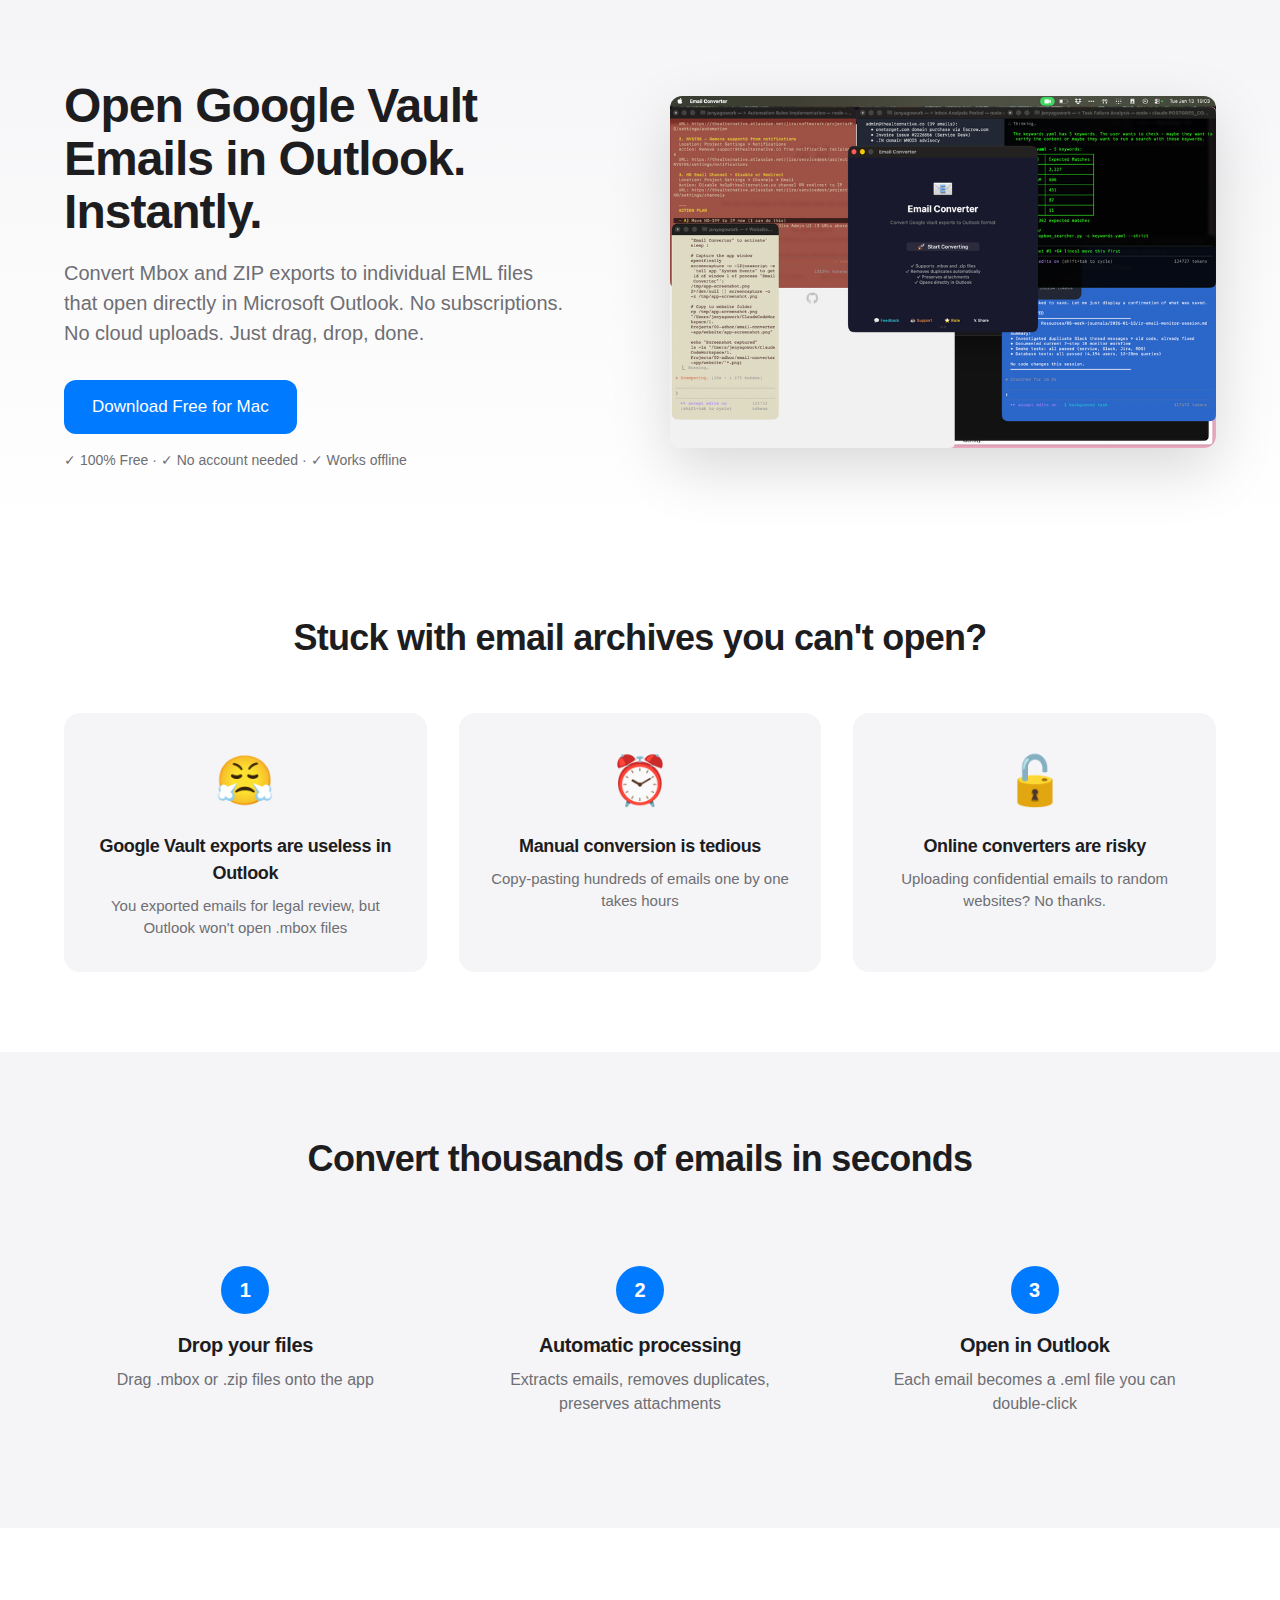
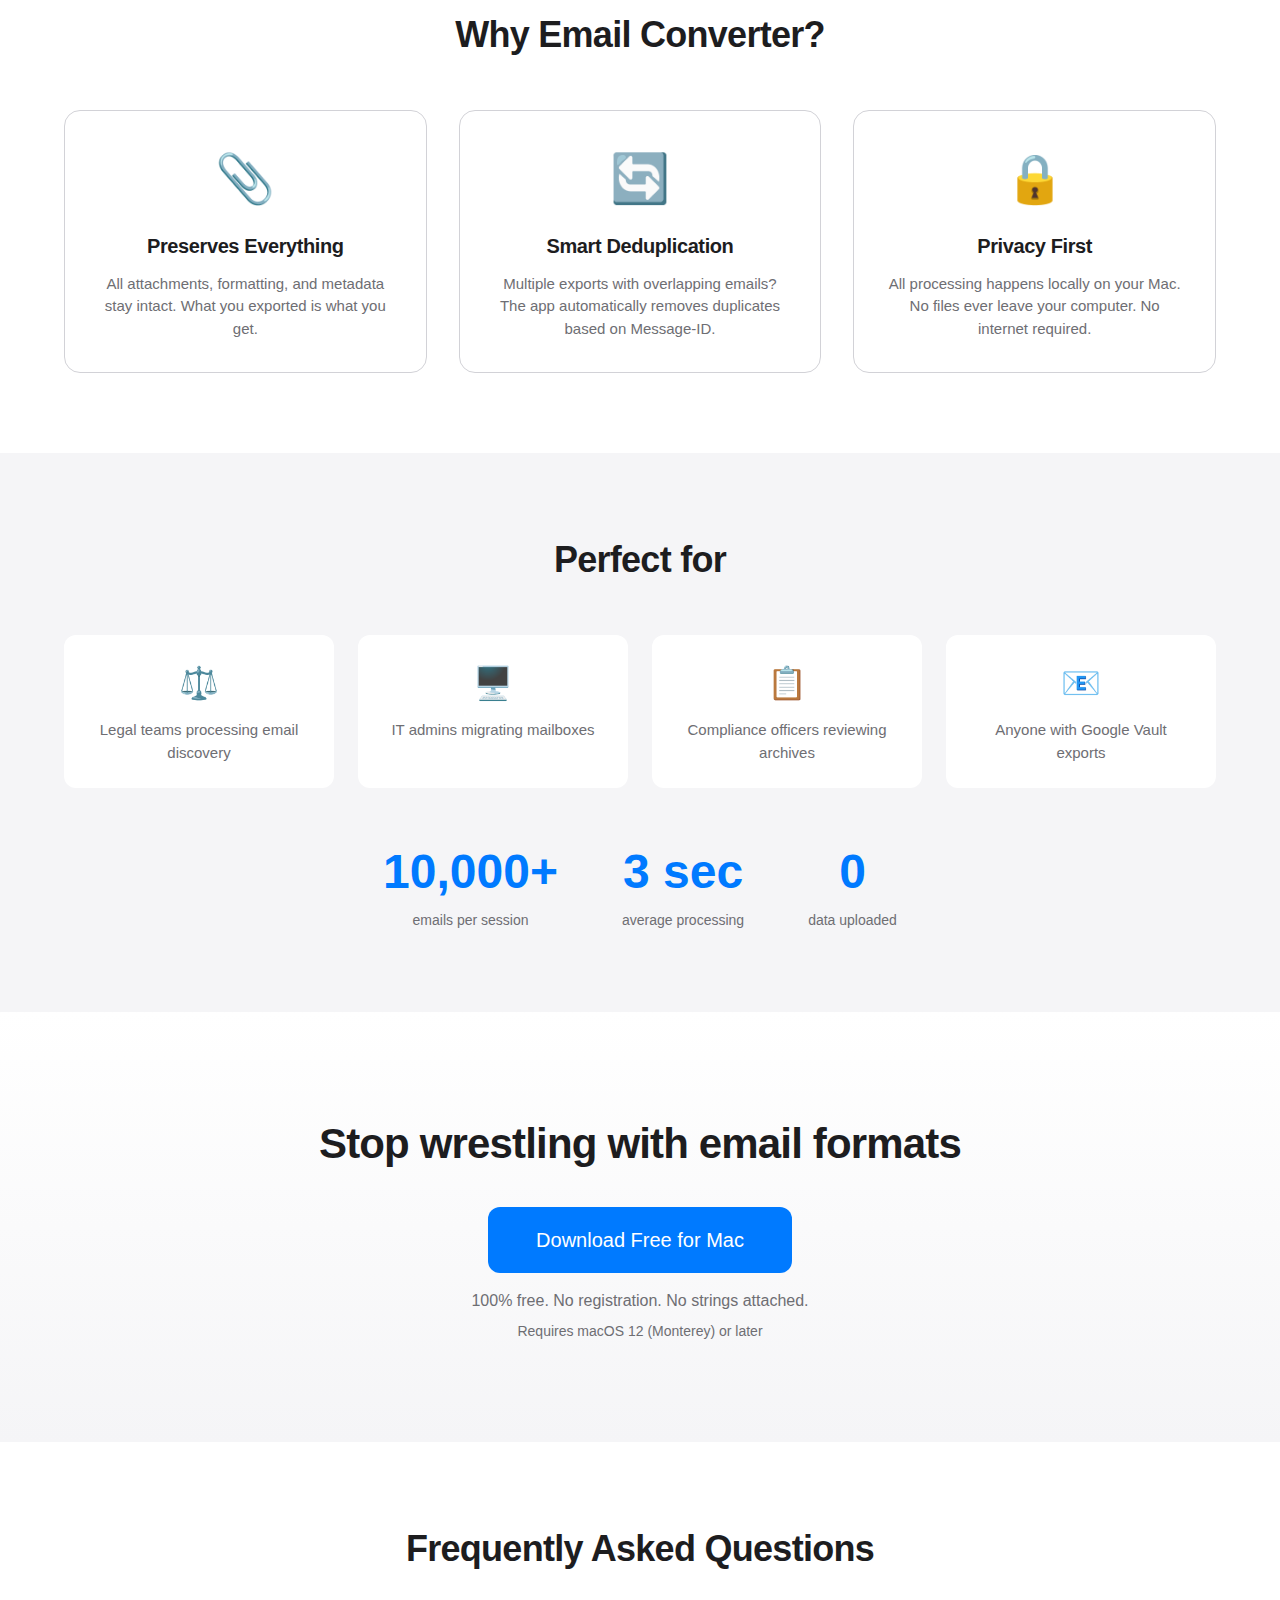
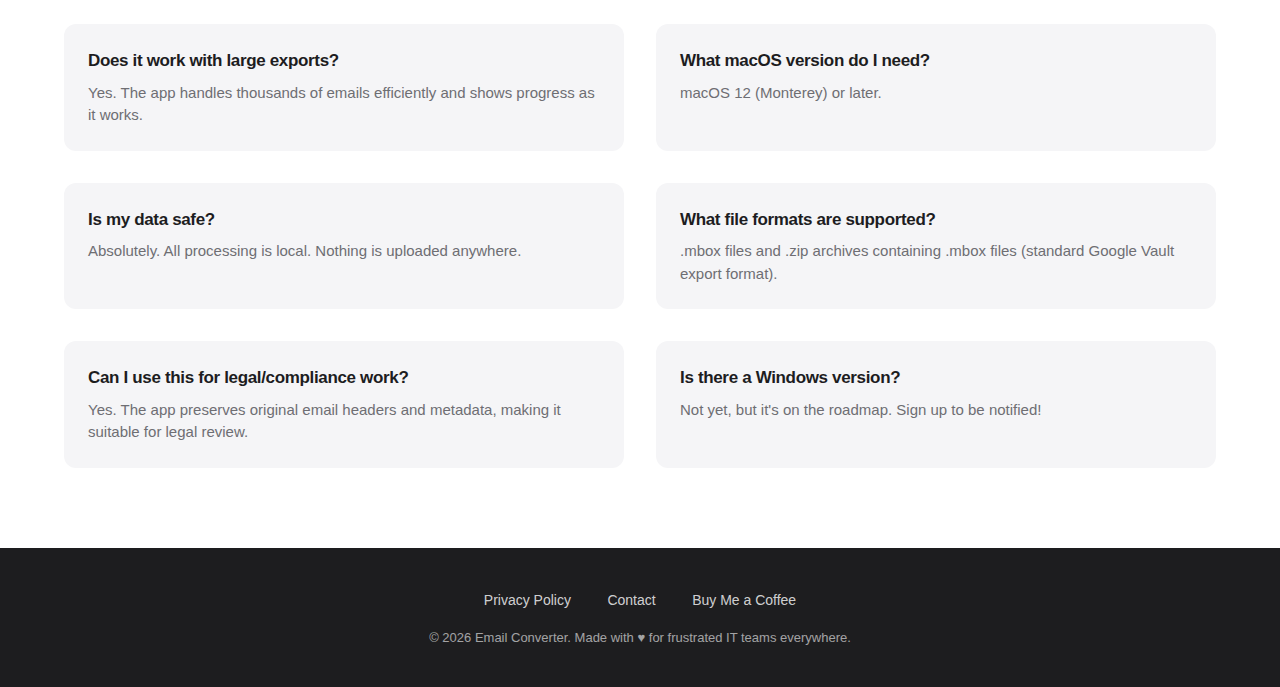
<file: index.html>
<!DOCTYPE html>
<html lang="en">
<head>
    <meta charset="UTF-8">
    <meta name="viewport" content="width=device-width, initial-scale=1.0">
    <title>Email Converter for Mac - Mbox to Outlook EML | Free Download</title>
    <meta name="description" content="Convert Google Vault mbox exports to Outlook-compatible EML files. Free, offline, preserves attachments. Download for macOS.">
    <link rel="stylesheet" href="style.css">
    <link rel="icon" type="image/png" href="favicon.png">
</head>
<body>
    <!-- Hero -->
    <header class="hero">
        <div class="container">
            <div class="hero-content">
                <h1>Open Google Vault Emails in Outlook. Instantly.</h1>
                <p class="subheadline">Convert Mbox and ZIP exports to individual EML files that open directly in Microsoft Outlook. No subscriptions. No cloud uploads. Just drag, drop, done.</p>
                <a href="#download" class="btn btn-primary">Download Free for Mac</a>
                <p class="trust">✓ 100% Free · ✓ No account needed · ✓ Works offline</p>
            </div>
            <div class="hero-image">
                <img src="app-screenshot.png" alt="Email Converter App Screenshot">
            </div>
        </div>
    </header>

    <!-- Problem -->
    <section class="problem">
        <div class="container">
            <h2>Stuck with email archives you can't open?</h2>
            <div class="pain-points">
                <div class="pain-point">
                    <span class="icon">😤</span>
                    <h3>Google Vault exports are useless in Outlook</h3>
                    <p>You exported emails for legal review, but Outlook won't open .mbox files</p>
                </div>
                <div class="pain-point">
                    <span class="icon">⏰</span>
                    <h3>Manual conversion is tedious</h3>
                    <p>Copy-pasting hundreds of emails one by one takes hours</p>
                </div>
                <div class="pain-point">
                    <span class="icon">🔓</span>
                    <h3>Online converters are risky</h3>
                    <p>Uploading confidential emails to random websites? No thanks.</p>
                </div>
            </div>
        </div>
    </section>

    <!-- Solution -->
    <section class="solution">
        <div class="container">
            <h2>Convert thousands of emails in seconds</h2>
            <div class="steps">
                <div class="step">
                    <div class="step-number">1</div>
                    <h3>Drop your files</h3>
                    <p>Drag .mbox or .zip files onto the app</p>
                </div>
                <div class="step">
                    <div class="step-number">2</div>
                    <h3>Automatic processing</h3>
                    <p>Extracts emails, removes duplicates, preserves attachments</p>
                </div>
                <div class="step">
                    <div class="step-number">3</div>
                    <h3>Open in Outlook</h3>
                    <p>Each email becomes a .eml file you can double-click</p>
                </div>
            </div>
        </div>
    </section>

    <!-- Benefits -->
    <section class="benefits">
        <div class="container">
            <h2>Why Email Converter?</h2>
            <div class="benefit-grid">
                <div class="benefit">
                    <span class="icon">📎</span>
                    <h3>Preserves Everything</h3>
                    <p>All attachments, formatting, and metadata stay intact. What you exported is what you get.</p>
                </div>
                <div class="benefit">
                    <span class="icon">🔄</span>
                    <h3>Smart Deduplication</h3>
                    <p>Multiple exports with overlapping emails? The app automatically removes duplicates based on Message-ID.</p>
                </div>
                <div class="benefit">
                    <span class="icon">🔒</span>
                    <h3>Privacy First</h3>
                    <p>All processing happens locally on your Mac. No files ever leave your computer. No internet required.</p>
                </div>
            </div>
        </div>
    </section>

    <!-- Use Cases -->
    <section class="use-cases">
        <div class="container">
            <h2>Perfect for</h2>
            <div class="use-case-grid">
                <div class="use-case">
                    <span class="icon">⚖️</span>
                    <p>Legal teams processing email discovery</p>
                </div>
                <div class="use-case">
                    <span class="icon">🖥️</span>
                    <p>IT admins migrating mailboxes</p>
                </div>
                <div class="use-case">
                    <span class="icon">📋</span>
                    <p>Compliance officers reviewing archives</p>
                </div>
                <div class="use-case">
                    <span class="icon">📧</span>
                    <p>Anyone with Google Vault exports</p>
                </div>
            </div>
            <div class="stats">
                <div class="stat">
                    <span class="number">10,000+</span>
                    <span class="label">emails per session</span>
                </div>
                <div class="stat">
                    <span class="number">3 sec</span>
                    <span class="label">average processing</span>
                </div>
                <div class="stat">
                    <span class="number">0</span>
                    <span class="label">data uploaded</span>
                </div>
            </div>
        </div>
    </section>

    <!-- Download CTA -->
    <section class="download" id="download">
        <div class="container">
            <h2>Stop wrestling with email formats</h2>
            <a href="https://apps.apple.com/app/email-converter" class="btn btn-primary btn-large">Download Free for Mac</a>
            <p class="guarantee">100% free. No registration. No strings attached.</p>
            <p class="requirements">Requires macOS 12 (Monterey) or later</p>
        </div>
    </section>

    <!-- FAQ -->
    <section class="faq">
        <div class="container">
            <h2>Frequently Asked Questions</h2>
            <div class="faq-grid">
                <div class="faq-item">
                    <h3>Does it work with large exports?</h3>
                    <p>Yes. The app handles thousands of emails efficiently and shows progress as it works.</p>
                </div>
                <div class="faq-item">
                    <h3>What macOS version do I need?</h3>
                    <p>macOS 12 (Monterey) or later.</p>
                </div>
                <div class="faq-item">
                    <h3>Is my data safe?</h3>
                    <p>Absolutely. All processing is local. Nothing is uploaded anywhere.</p>
                </div>
                <div class="faq-item">
                    <h3>What file formats are supported?</h3>
                    <p>.mbox files and .zip archives containing .mbox files (standard Google Vault export format).</p>
                </div>
                <div class="faq-item">
                    <h3>Can I use this for legal/compliance work?</h3>
                    <p>Yes. The app preserves original email headers and metadata, making it suitable for legal review.</p>
                </div>
                <div class="faq-item">
                    <h3>Is there a Windows version?</h3>
                    <p>Not yet, but it's on the roadmap. Sign up to be notified!</p>
                </div>
            </div>
        </div>
    </section>

    <!-- Footer -->
    <footer>
        <div class="container">
            <div class="footer-links">
                <a href="privacy.html">Privacy Policy</a>
                <a href="mailto:evgeny@targetglobal.vc">Contact</a>
                <a href="https://buymeacoffee.com/jenyagoesc">Buy Me a Coffee</a>
            </div>
            <p class="copyright">© 2026 Email Converter. Made with ♥ for frustrated IT teams everywhere.</p>
        </div>
    </footer>
</body>
</html>
</file>
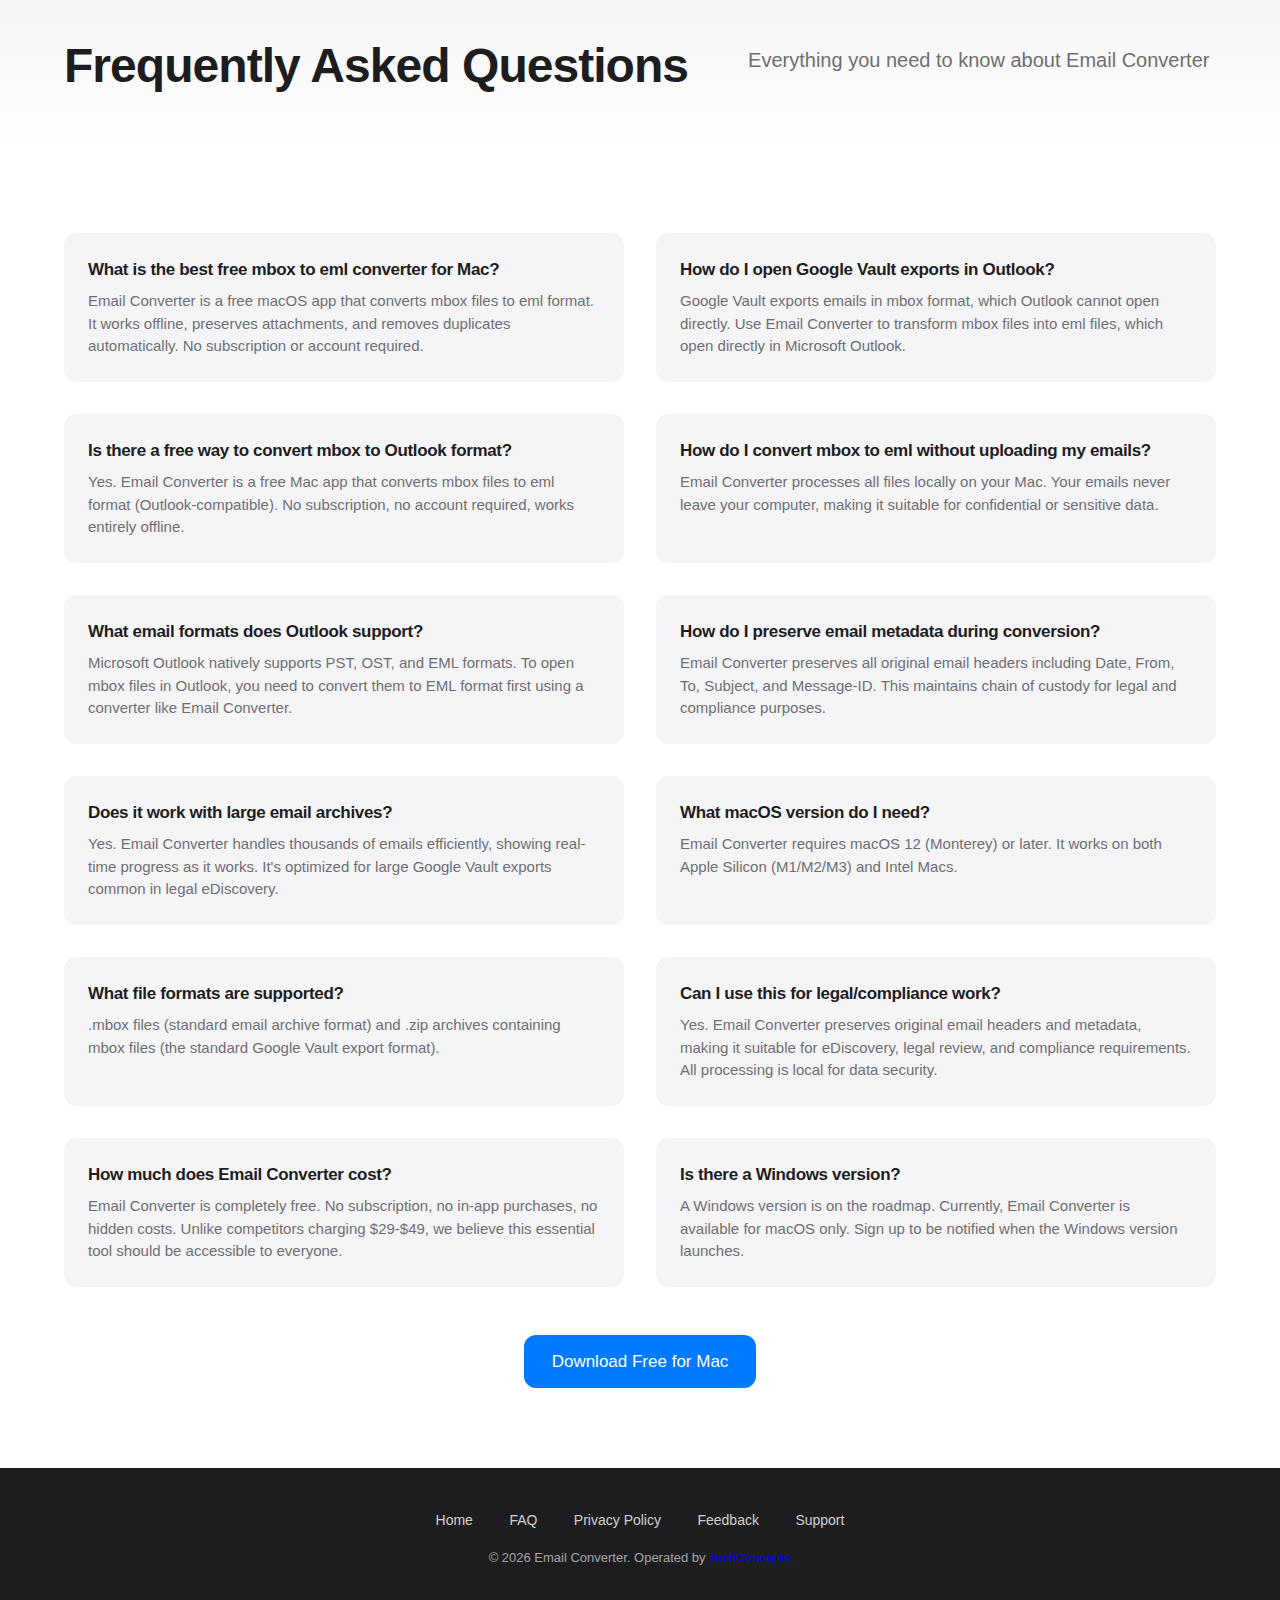
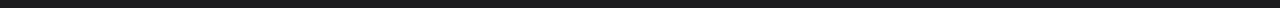
<file: faq.html>
<!DOCTYPE html>
<html lang="en">
<head>
    <meta charset="UTF-8">
    <meta name="viewport" content="width=device-width, initial-scale=1.0">
    <title>FAQ - Email Converter | Mbox to EML Converter for Mac</title>
    <meta name="description" content="Frequently asked questions about Email Converter. Learn how to convert mbox to eml, open Google Vault exports in Outlook, and more.">
    <link rel="stylesheet" href="style.css">
    <script type="application/ld+json">
    {
        "@context": "https://schema.org",
        "@type": "FAQPage",
        "mainEntity": [
            {
                "@type": "Question",
                "name": "What is the best free mbox to eml converter for Mac?",
                "acceptedAnswer": {
                    "@type": "Answer",
                    "text": "Email Converter is a free macOS app that converts mbox files to eml format. It works offline, preserves attachments, and removes duplicates automatically. No subscription or account required."
                }
            },
            {
                "@type": "Question",
                "name": "How do I open Google Vault exports in Outlook?",
                "acceptedAnswer": {
                    "@type": "Answer",
                    "text": "Google Vault exports emails in mbox format, which Outlook cannot open directly. Use Email Converter to transform mbox files into eml files, which open directly in Microsoft Outlook."
                }
            },
            {
                "@type": "Question",
                "name": "Is there a free way to convert mbox to Outlook format?",
                "acceptedAnswer": {
                    "@type": "Answer",
                    "text": "Yes. Email Converter is a free Mac app that converts mbox files to eml format (Outlook-compatible). No subscription, no account required, works entirely offline."
                }
            },
            {
                "@type": "Question",
                "name": "How do I convert mbox to eml without uploading my emails?",
                "acceptedAnswer": {
                    "@type": "Answer",
                    "text": "Email Converter processes all files locally on your Mac. Your emails never leave your computer, making it suitable for confidential or sensitive data."
                }
            },
            {
                "@type": "Question",
                "name": "What email formats does Outlook support?",
                "acceptedAnswer": {
                    "@type": "Answer",
                    "text": "Microsoft Outlook natively supports PST, OST, and EML formats. To open mbox files in Outlook, you need to convert them to EML format first using a converter like Email Converter."
                }
            },
            {
                "@type": "Question",
                "name": "How do I preserve email metadata during conversion?",
                "acceptedAnswer": {
                    "@type": "Answer",
                    "text": "Email Converter preserves all original email headers including Date, From, To, Subject, and Message-ID. This maintains chain of custody for legal and compliance purposes."
                }
            }
        ]
    }
    </script>
</head>
<body>
    <header class="hero" style="padding: 40px 0;">
        <div class="container">
            <h1>Frequently Asked Questions</h1>
            <p class="subheadline">Everything you need to know about Email Converter</p>
        </div>
    </header>

    <section class="faq">
        <div class="container">
            <div class="faq-grid">
                <div class="faq-item">
                    <h3>What is the best free mbox to eml converter for Mac?</h3>
                    <p>Email Converter is a free macOS app that converts mbox files to eml format. It works offline, preserves attachments, and removes duplicates automatically. No subscription or account required.</p>
                </div>

                <div class="faq-item">
                    <h3>How do I open Google Vault exports in Outlook?</h3>
                    <p>Google Vault exports emails in mbox format, which Outlook cannot open directly. Use Email Converter to transform mbox files into eml files, which open directly in Microsoft Outlook.</p>
                </div>

                <div class="faq-item">
                    <h3>Is there a free way to convert mbox to Outlook format?</h3>
                    <p>Yes. Email Converter is a free Mac app that converts mbox files to eml format (Outlook-compatible). No subscription, no account required, works entirely offline.</p>
                </div>

                <div class="faq-item">
                    <h3>How do I convert mbox to eml without uploading my emails?</h3>
                    <p>Email Converter processes all files locally on your Mac. Your emails never leave your computer, making it suitable for confidential or sensitive data.</p>
                </div>

                <div class="faq-item">
                    <h3>What email formats does Outlook support?</h3>
                    <p>Microsoft Outlook natively supports PST, OST, and EML formats. To open mbox files in Outlook, you need to convert them to EML format first using a converter like Email Converter.</p>
                </div>

                <div class="faq-item">
                    <h3>How do I preserve email metadata during conversion?</h3>
                    <p>Email Converter preserves all original email headers including Date, From, To, Subject, and Message-ID. This maintains chain of custody for legal and compliance purposes.</p>
                </div>

                <div class="faq-item">
                    <h3>Does it work with large email archives?</h3>
                    <p>Yes. Email Converter handles thousands of emails efficiently, showing real-time progress as it works. It's optimized for large Google Vault exports common in legal eDiscovery.</p>
                </div>

                <div class="faq-item">
                    <h3>What macOS version do I need?</h3>
                    <p>Email Converter requires macOS 12 (Monterey) or later. It works on both Apple Silicon (M1/M2/M3) and Intel Macs.</p>
                </div>

                <div class="faq-item">
                    <h3>What file formats are supported?</h3>
                    <p>.mbox files (standard email archive format) and .zip archives containing mbox files (the standard Google Vault export format).</p>
                </div>

                <div class="faq-item">
                    <h3>Can I use this for legal/compliance work?</h3>
                    <p>Yes. Email Converter preserves original email headers and metadata, making it suitable for eDiscovery, legal review, and compliance requirements. All processing is local for data security.</p>
                </div>

                <div class="faq-item">
                    <h3>How much does Email Converter cost?</h3>
                    <p>Email Converter is completely free. No subscription, no in-app purchases, no hidden costs. Unlike competitors charging $29-$49, we believe this essential tool should be accessible to everyone.</p>
                </div>

                <div class="faq-item">
                    <h3>Is there a Windows version?</h3>
                    <p>A Windows version is on the roadmap. Currently, Email Converter is available for macOS only. Sign up to be notified when the Windows version launches.</p>
                </div>
            </div>

            <div style="text-align: center; margin-top: 48px;">
                <a href="index.html" class="btn btn-primary">Download Free for Mac</a>
            </div>
        </div>
    </section>

    <footer>
        <div class="container">
            <div class="footer-links">
                <a href="index.html">Home</a>
                <a href="faq.html">FAQ</a>
                <a href="privacy.html">Privacy Policy</a>
                <a href="feedback.html">Feedback</a>
                <a href="https://buymeacoffee.com/jenyagoesc">Support</a>
            </div>
            <p class="copyright">© 2026 Email Converter. Operated by <a href="https://techconcepts.org" target="_blank">TechConcepts</a></p>
        </div>
    </footer>
</body>
</html>
</file>
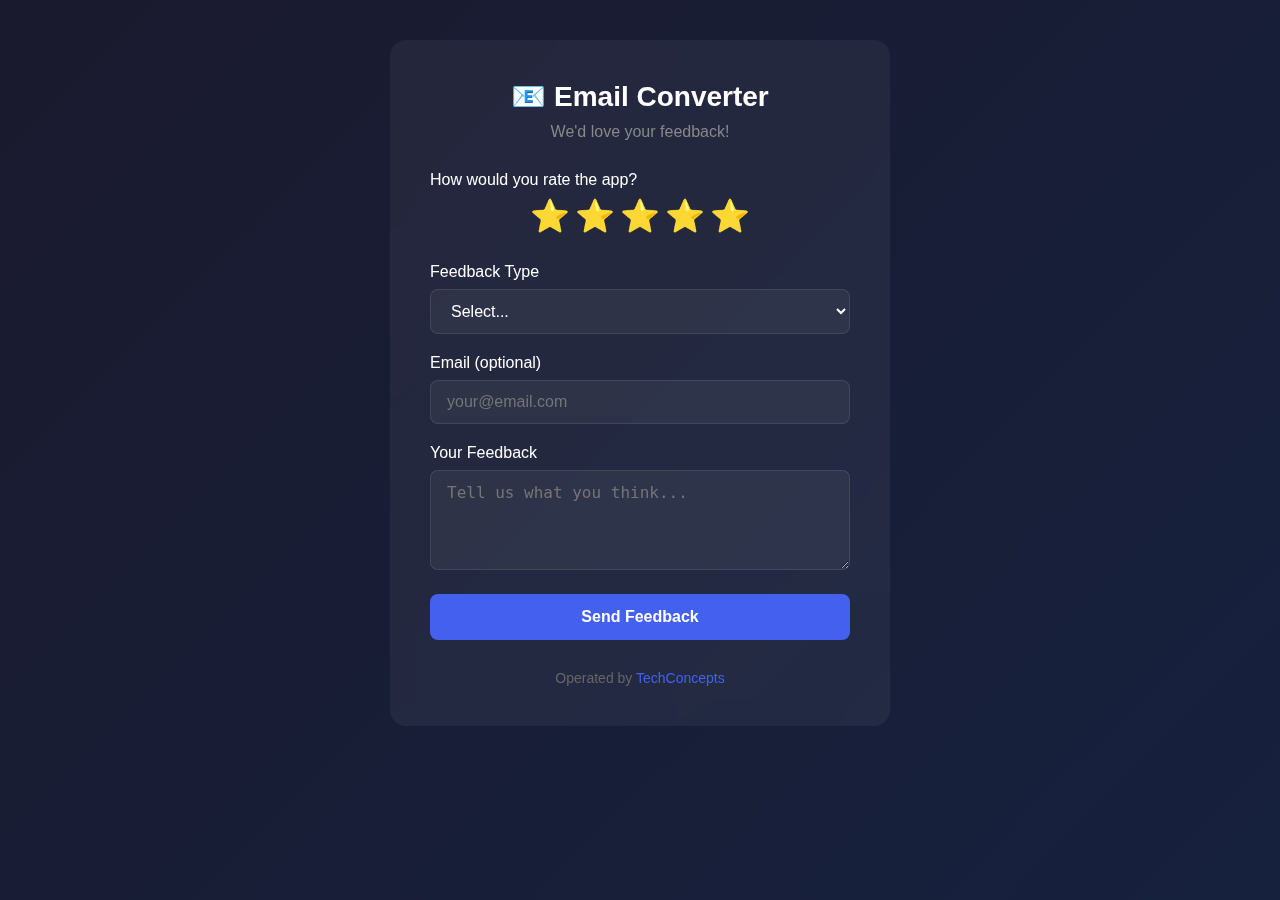
<file: feedback.html>
<!DOCTYPE html>
<html lang="en">
<head>
    <meta charset="UTF-8">
    <meta name="viewport" content="width=device-width, initial-scale=1.0">
    <title>Feedback - Email Converter | mbox2eml.com</title>
    <meta name="description" content="Send feedback about Email Converter. Report bugs, request features, or share your experience with our mbox to eml converter.">
    <link rel="canonical" href="https://mbox2eml.com/feedback.html">
    <link rel="icon" type="image/png" href="favicon.png">

    <!-- Open Graph -->
    <meta property="og:title" content="Feedback - Email Converter">
    <meta property="og:description" content="Send feedback about Email Converter mbox to eml converter.">
    <meta property="og:type" content="website">
    <meta property="og:url" content="https://mbox2eml.com/feedback.html">

    <style>
        * { box-sizing: border-box; margin: 0; padding: 0; }
        body {
            font-family: -apple-system, BlinkMacSystemFont, 'Segoe UI', Roboto, sans-serif;
            background: linear-gradient(135deg, #1a1a2e 0%, #16213e 100%);
            min-height: 100vh;
            padding: 40px 20px;
            color: white;
        }
        .container {
            max-width: 500px;
            margin: 0 auto;
            background: rgba(255,255,255,0.05);
            border-radius: 16px;
            padding: 40px;
            backdrop-filter: blur(10px);
        }
        h1 {
            text-align: center;
            margin-bottom: 10px;
            font-size: 28px;
        }
        .subtitle {
            text-align: center;
            color: #888;
            margin-bottom: 30px;
        }
        .form-group {
            margin-bottom: 20px;
        }
        label {
            display: block;
            margin-bottom: 8px;
            font-weight: 500;
        }
        input, select, textarea {
            width: 100%;
            padding: 12px 16px;
            border: 1px solid rgba(255,255,255,0.1);
            border-radius: 8px;
            background: rgba(255,255,255,0.05);
            color: white;
            font-size: 16px;
        }
        input:focus, select:focus, textarea:focus {
            outline: none;
            border-color: #4361ee;
        }
        select {
            cursor: pointer;
        }
        textarea {
            resize: vertical;
            min-height: 100px;
        }
        .rating {
            display: flex;
            gap: 10px;
            justify-content: center;
        }
        .rating label {
            cursor: pointer;
            font-size: 24px;
            opacity: 0.3;
            transition: opacity 0.2s;
        }
        .rating input {
            display: none;
        }
        .rating input:checked ~ label,
        .rating label:hover,
        .rating label:hover ~ label {
            opacity: 1;
        }
        .stars {
            display: flex;
            flex-direction: row-reverse;
            justify-content: center;
            gap: 5px;
        }
        .stars input { display: none; }
        .stars label {
            cursor: pointer;
            font-size: 32px;
            color: #666;
            transition: color 0.2s;
        }
        .stars label:hover,
        .stars label:hover ~ label,
        .stars input:checked ~ label {
            color: #ffd700;
        }
        button {
            width: 100%;
            padding: 14px;
            background: #4361ee;
            border: none;
            border-radius: 8px;
            color: white;
            font-size: 16px;
            font-weight: 600;
            cursor: pointer;
            transition: background 0.2s;
        }
        button:hover {
            background: #3451d4;
        }
        .footer {
            text-align: center;
            margin-top: 30px;
            color: #666;
            font-size: 14px;
        }
        .footer a {
            color: #4361ee;
            text-decoration: none;
        }
        .success {
            text-align: center;
            padding: 40px;
        }
        .success h2 {
            color: #4ade80;
            margin-bottom: 20px;
        }
        .hidden { display: none; }
    </style>
</head>
<body>
    <div class="container">
        <div id="form-section">
            <h1>📧 Email Converter</h1>
            <p class="subtitle">We'd love your feedback!</p>

            <form id="feedback-form">
                <div class="form-group">
                    <label>How would you rate the app?</label>
                    <div class="stars">
                        <input type="radio" name="rating" id="star5" value="5">
                        <label for="star5">⭐</label>
                        <input type="radio" name="rating" id="star4" value="4">
                        <label for="star4">⭐</label>
                        <input type="radio" name="rating" id="star3" value="3">
                        <label for="star3">⭐</label>
                        <input type="radio" name="rating" id="star2" value="2">
                        <label for="star2">⭐</label>
                        <input type="radio" name="rating" id="star1" value="1">
                        <label for="star1">⭐</label>
                    </div>
                </div>

                <div class="form-group">
                    <label for="type">Feedback Type</label>
                    <select name="type" id="type" required>
                        <option value="">Select...</option>
                        <option value="general">General Feedback</option>
                        <option value="bug">Bug Report</option>
                        <option value="feature">Feature Request</option>
                        <option value="question">Question</option>
                    </select>
                </div>

                <div class="form-group">
                    <label for="email">Email (optional)</label>
                    <input type="email" name="email" id="email" placeholder="your@email.com">
                </div>

                <div class="form-group">
                    <label for="details">Your Feedback</label>
                    <textarea name="details" id="details" placeholder="Tell us what you think..." required></textarea>
                </div>

                <button type="submit">Send Feedback</button>
            </form>
        </div>

        <div id="success-section" class="success hidden">
            <h2>✅ Thank You!</h2>
            <p>Your feedback has been received.</p>
            <p style="margin-top: 20px; color: #888;">We appreciate you taking the time to help us improve.</p>
        </div>

        <div class="footer">
            <p>Operated by <a href="https://techconcepts.org" target="_blank">TechConcepts</a></p>
        </div>
    </div>

    <script>
        document.getElementById('feedback-form').addEventListener('submit', function(e) {
            e.preventDefault();

            // Get form data
            const rating = document.querySelector('input[name="rating"]:checked')?.value || 'No rating';
            const type = document.getElementById('type').value;
            const email = document.getElementById('email').value || 'Not provided';
            const details = document.getElementById('details').value;

            // Create mailto link as fallback
            const subject = encodeURIComponent(`Email Converter Feedback - ${type}`);
            const body = encodeURIComponent(`Rating: ${rating}/5\nType: ${type}\nEmail: ${email}\n\nFeedback:\n${details}`);

            // Open email client
            window.location.href = `mailto:eg@techconcepts.org?subject=${subject}&body=${body}`;

            // Show success
            document.getElementById('form-section').classList.add('hidden');
            document.getElementById('success-section').classList.remove('hidden');
        });
    </script>
</body>
</html>
</file>
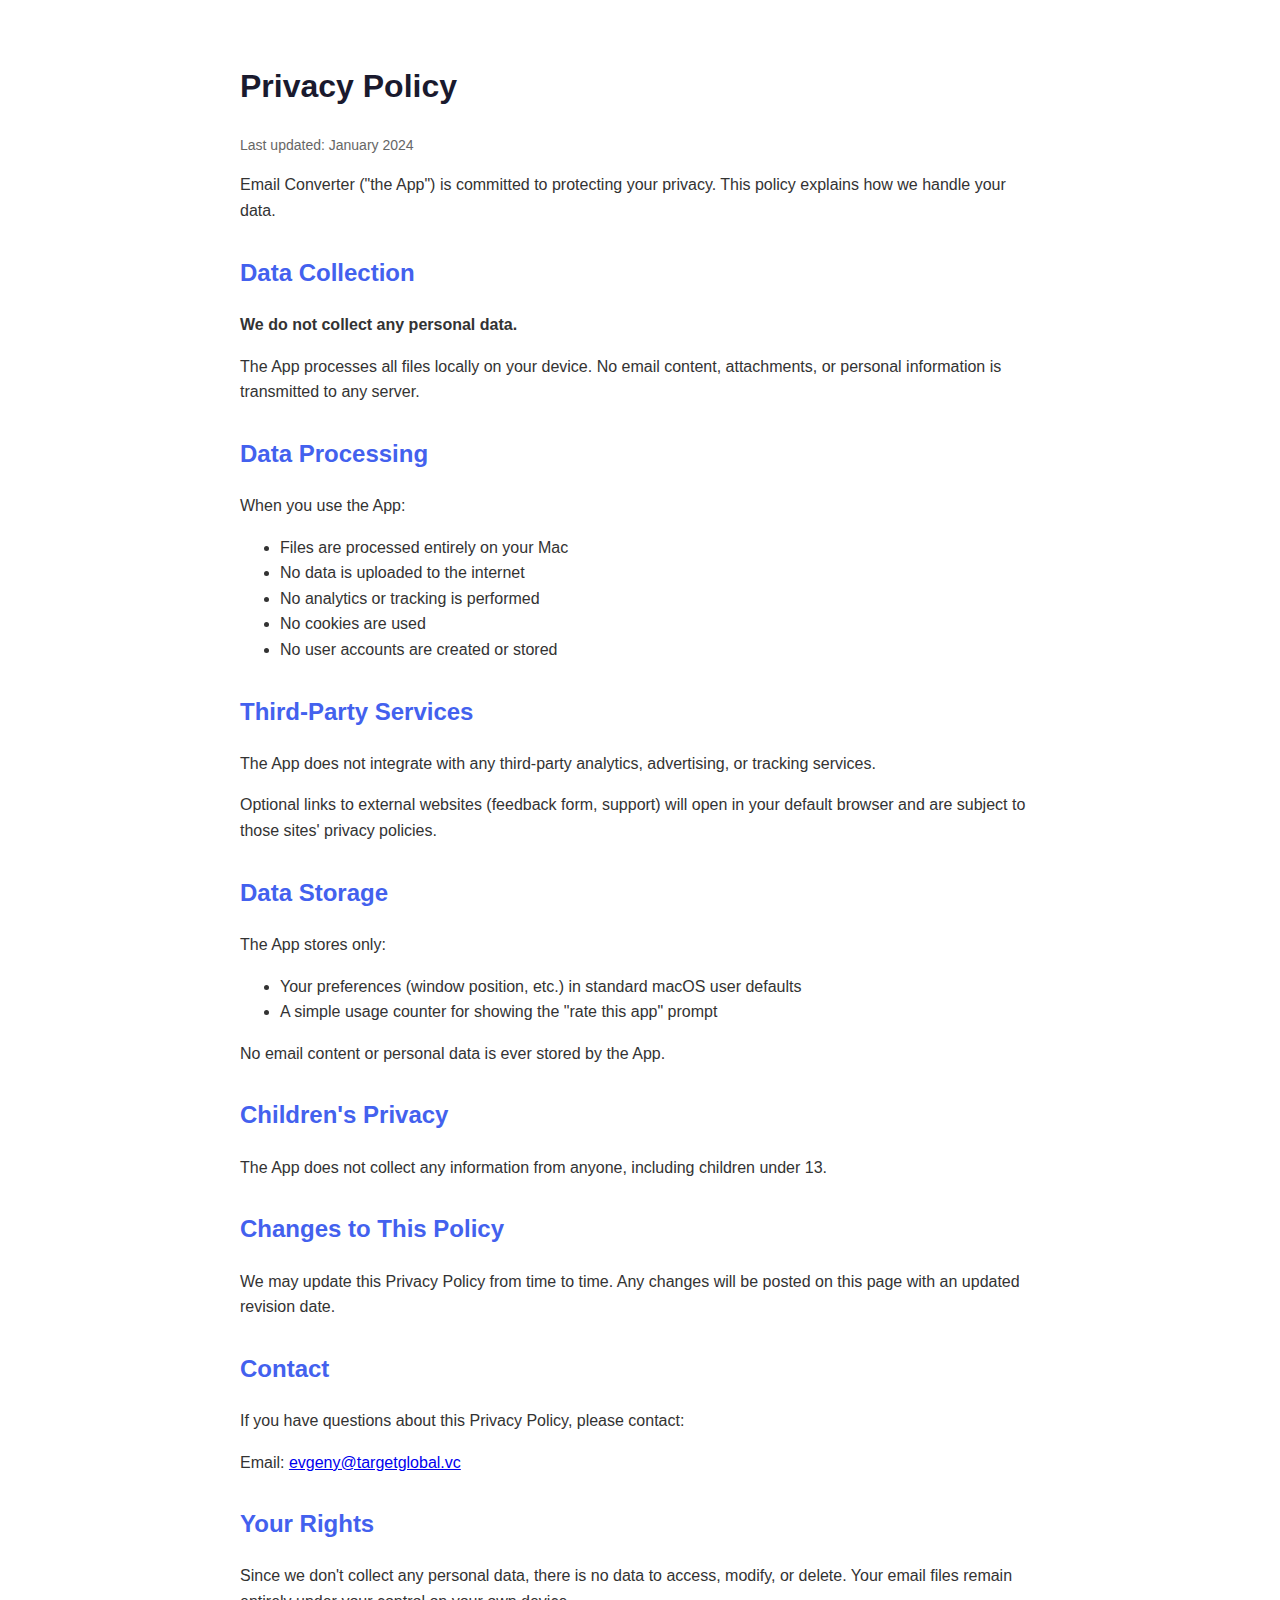
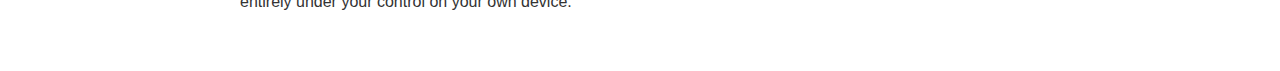
<file: privacy.html>
<!DOCTYPE html>
<html lang="en">
<head>
    <meta charset="UTF-8">
    <meta name="viewport" content="width=device-width, initial-scale=1.0">
    <title>Privacy Policy - Email Converter</title>
    <style>
        body {
            font-family: -apple-system, BlinkMacSystemFont, 'Segoe UI', Roboto, sans-serif;
            max-width: 800px;
            margin: 0 auto;
            padding: 40px 20px;
            line-height: 1.6;
            color: #333;
        }
        h1 { color: #1a1a2e; }
        h2 { color: #4361ee; margin-top: 30px; }
        .updated { color: #666; font-size: 14px; }
    </style>
</head>
<body>
    <h1>Privacy Policy</h1>
    <p class="updated">Last updated: January 2024</p>

    <p>Email Converter ("the App") is committed to protecting your privacy. This policy explains how we handle your data.</p>

    <h2>Data Collection</h2>
    <p><strong>We do not collect any personal data.</strong></p>
    <p>The App processes all files locally on your device. No email content, attachments, or personal information is transmitted to any server.</p>

    <h2>Data Processing</h2>
    <p>When you use the App:</p>
    <ul>
        <li>Files are processed entirely on your Mac</li>
        <li>No data is uploaded to the internet</li>
        <li>No analytics or tracking is performed</li>
        <li>No cookies are used</li>
        <li>No user accounts are created or stored</li>
    </ul>

    <h2>Third-Party Services</h2>
    <p>The App does not integrate with any third-party analytics, advertising, or tracking services.</p>
    <p>Optional links to external websites (feedback form, support) will open in your default browser and are subject to those sites' privacy policies.</p>

    <h2>Data Storage</h2>
    <p>The App stores only:</p>
    <ul>
        <li>Your preferences (window position, etc.) in standard macOS user defaults</li>
        <li>A simple usage counter for showing the "rate this app" prompt</li>
    </ul>
    <p>No email content or personal data is ever stored by the App.</p>

    <h2>Children's Privacy</h2>
    <p>The App does not collect any information from anyone, including children under 13.</p>

    <h2>Changes to This Policy</h2>
    <p>We may update this Privacy Policy from time to time. Any changes will be posted on this page with an updated revision date.</p>

    <h2>Contact</h2>
    <p>If you have questions about this Privacy Policy, please contact:</p>
    <p>Email: <a href="mailto:evgeny@targetglobal.vc">evgeny@targetglobal.vc</a></p>

    <h2>Your Rights</h2>
    <p>Since we don't collect any personal data, there is no data to access, modify, or delete. Your email files remain entirely under your control on your own device.</p>
</body>
</html>
</file>
<file: style.css>
/* Reset & Base */
* {
    margin: 0;
    padding: 0;
    box-sizing: border-box;
}

:root {
    --primary: #007AFF;
    --primary-dark: #0056b3;
    --text: #1d1d1f;
    --text-secondary: #6e6e73;
    --bg: #ffffff;
    --bg-alt: #f5f5f7;
    --border: #d2d2d7;
}

body {
    font-family: -apple-system, BlinkMacSystemFont, 'SF Pro Display', 'Segoe UI', Roboto, sans-serif;
    color: var(--text);
    line-height: 1.5;
    background: var(--bg);
}

.container {
    max-width: 1200px;
    margin: 0 auto;
    padding: 0 24px;
}

h1, h2, h3 {
    font-weight: 600;
    letter-spacing: -0.02em;
}

/* Buttons */
.btn {
    display: inline-block;
    padding: 14px 28px;
    font-size: 17px;
    font-weight: 500;
    text-decoration: none;
    border-radius: 12px;
    transition: all 0.2s ease;
}

.btn-primary {
    background: var(--primary);
    color: white;
}

.btn-primary:hover {
    background: var(--primary-dark);
    transform: translateY(-2px);
}

.btn-large {
    padding: 18px 48px;
    font-size: 20px;
}

/* Hero */
.hero {
    padding: 80px 0 60px;
    background: linear-gradient(180deg, #f5f5f7 0%, #ffffff 100%);
}

.hero .container {
    display: flex;
    align-items: center;
    gap: 60px;
}

.hero-content {
    flex: 1;
}

.hero h1 {
    font-size: 48px;
    line-height: 1.1;
    margin-bottom: 20px;
}

.subheadline {
    font-size: 20px;
    color: var(--text-secondary);
    margin-bottom: 32px;
    max-width: 500px;
}

.trust {
    margin-top: 16px;
    font-size: 14px;
    color: var(--text-secondary);
}

.hero-image {
    flex: 1;
    text-align: center;
}

.hero-image img {
    max-width: 100%;
    height: auto;
    border-radius: 12px;
    box-shadow: 0 20px 60px rgba(0,0,0,0.15);
}

/* Problem Section */
.problem {
    padding: 80px 0;
    background: var(--bg);
}

.problem h2 {
    font-size: 36px;
    text-align: center;
    margin-bottom: 48px;
}

.pain-points {
    display: grid;
    grid-template-columns: repeat(3, 1fr);
    gap: 32px;
}

.pain-point {
    text-align: center;
    padding: 32px;
    background: var(--bg-alt);
    border-radius: 16px;
}

.pain-point .icon {
    font-size: 48px;
    display: block;
    margin-bottom: 16px;
}

.pain-point h3 {
    font-size: 18px;
    margin-bottom: 8px;
}

.pain-point p {
    color: var(--text-secondary);
    font-size: 15px;
}

/* Solution Section */
.solution {
    padding: 80px 0;
    background: var(--bg-alt);
}

.solution h2 {
    font-size: 36px;
    text-align: center;
    margin-bottom: 48px;
}

.steps {
    display: grid;
    grid-template-columns: repeat(3, 1fr);
    gap: 32px;
}

.step {
    text-align: center;
    padding: 32px;
}

.step-number {
    width: 48px;
    height: 48px;
    background: var(--primary);
    color: white;
    border-radius: 50%;
    display: flex;
    align-items: center;
    justify-content: center;
    font-size: 20px;
    font-weight: 600;
    margin: 0 auto 16px;
}

.step h3 {
    font-size: 20px;
    margin-bottom: 8px;
}

.step p {
    color: var(--text-secondary);
}

/* Benefits Section */
.benefits {
    padding: 80px 0;
    background: var(--bg);
}

.benefits h2 {
    font-size: 36px;
    text-align: center;
    margin-bottom: 48px;
}

.benefit-grid {
    display: grid;
    grid-template-columns: repeat(3, 1fr);
    gap: 32px;
}

.benefit {
    text-align: center;
    padding: 32px;
    border: 1px solid var(--border);
    border-radius: 16px;
}

.benefit .icon {
    font-size: 48px;
    display: block;
    margin-bottom: 16px;
}

.benefit h3 {
    font-size: 20px;
    margin-bottom: 12px;
}

.benefit p {
    color: var(--text-secondary);
    font-size: 15px;
}

/* Use Cases */
.use-cases {
    padding: 80px 0;
    background: var(--bg-alt);
}

.use-cases h2 {
    font-size: 36px;
    text-align: center;
    margin-bottom: 48px;
}

.use-case-grid {
    display: grid;
    grid-template-columns: repeat(4, 1fr);
    gap: 24px;
    margin-bottom: 48px;
}

.use-case {
    text-align: center;
    padding: 24px;
    background: var(--bg);
    border-radius: 12px;
}

.use-case .icon {
    font-size: 32px;
    display: block;
    margin-bottom: 12px;
}

.use-case p {
    font-size: 15px;
    color: var(--text-secondary);
}

.stats {
    display: flex;
    justify-content: center;
    gap: 64px;
}

.stat {
    text-align: center;
}

.stat .number {
    display: block;
    font-size: 48px;
    font-weight: 600;
    color: var(--primary);
}

.stat .label {
    font-size: 14px;
    color: var(--text-secondary);
}

/* Download CTA */
.download {
    padding: 100px 0;
    background: linear-gradient(180deg, var(--bg) 0%, var(--bg-alt) 100%);
    text-align: center;
}

.download h2 {
    font-size: 42px;
    margin-bottom: 32px;
}

.guarantee {
    margin-top: 16px;
    font-size: 16px;
    color: var(--text-secondary);
}

.requirements {
    margin-top: 8px;
    font-size: 14px;
    color: var(--text-secondary);
}

/* FAQ */
.faq {
    padding: 80px 0;
    background: var(--bg);
}

.faq h2 {
    font-size: 36px;
    text-align: center;
    margin-bottom: 48px;
}

.faq-grid {
    display: grid;
    grid-template-columns: repeat(2, 1fr);
    gap: 32px;
}

.faq-item {
    padding: 24px;
    background: var(--bg-alt);
    border-radius: 12px;
}

.faq-item h3 {
    font-size: 17px;
    margin-bottom: 8px;
}

.faq-item p {
    color: var(--text-secondary);
    font-size: 15px;
}

/* Footer */
footer {
    padding: 40px 0;
    background: var(--text);
    color: white;
    text-align: center;
}

.footer-links {
    margin-bottom: 16px;
}

.footer-links a {
    color: rgba(255,255,255,0.8);
    text-decoration: none;
    margin: 0 16px;
    font-size: 14px;
}

.footer-links a:hover {
    color: white;
}

.copyright {
    font-size: 13px;
    color: rgba(255,255,255,0.6);
}

/* Responsive */
@media (max-width: 768px) {
    .hero .container {
        flex-direction: column;
        text-align: center;
    }

    .hero h1 {
        font-size: 32px;
    }

    .subheadline {
        margin: 0 auto 32px;
    }

    .pain-points,
    .steps,
    .benefit-grid {
        grid-template-columns: 1fr;
    }

    .use-case-grid {
        grid-template-columns: repeat(2, 1fr);
    }

    .stats {
        flex-direction: column;
        gap: 32px;
    }

    .faq-grid {
        grid-template-columns: 1fr;
    }
}
</file>
